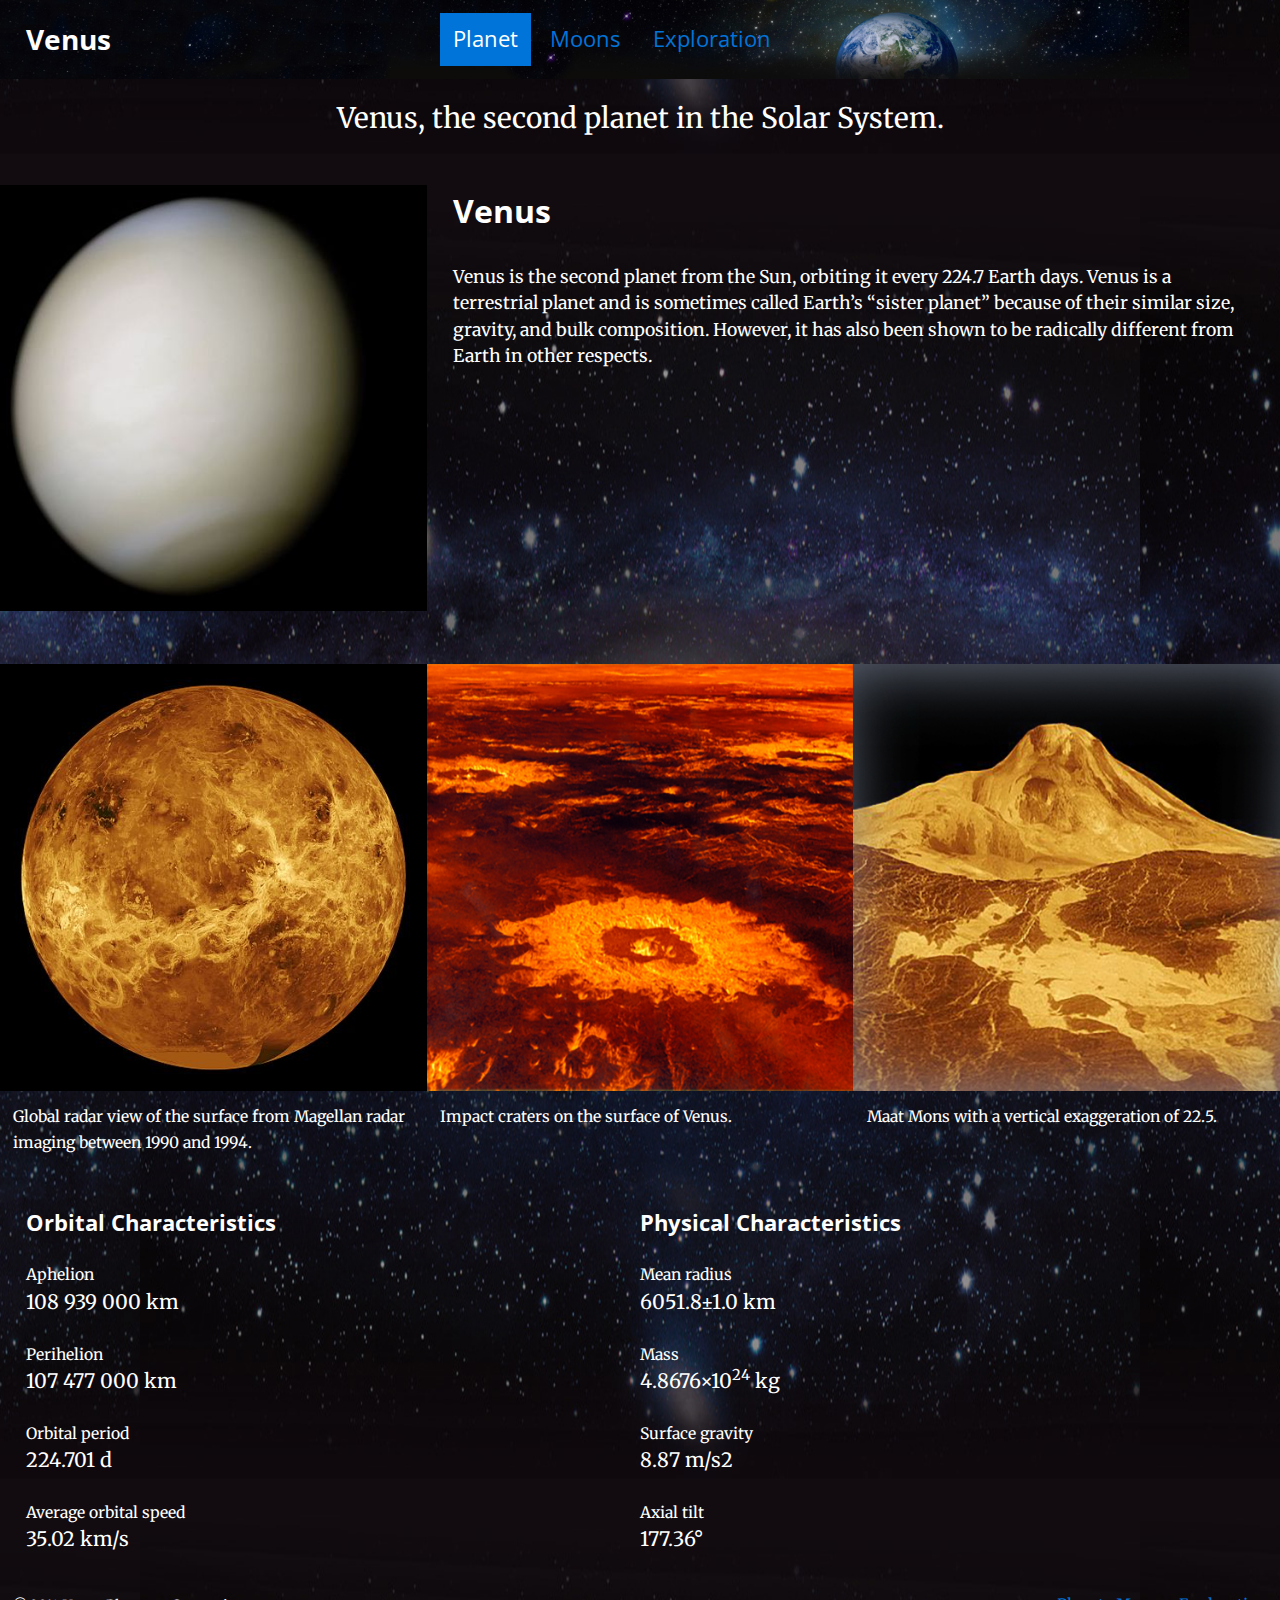
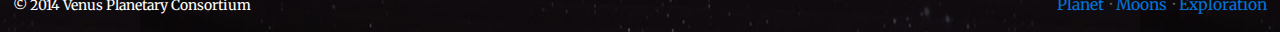
<file: index.html>
<!DOCTYPE html>
<html lang="en-ca">
<head>
  <meta charset="utf-8">
  <title>Venus</title>
  <meta name="viewport" content="width=device-width,initial-scale=1">
  <link href="http://fonts.googleapis.com/css?family=Merriweather:400,400italic|Open+Sans:400,700" rel="stylesheet">
  <link href="css/grid.css" rel="stylesheet">
  <link href="css/typography.css" rel="stylesheet">
  <link href="css/main.css" rel="stylesheet">
</head>
<body>
    
<ul class="skip-links">
    <li><a href="#main">Jump to main content</a></li>
    <li><a href="#navigation">Jump to navigation</a></li>
    
</ul>

<header role="banner" class="grid grid-middle section-dark masthead pad-t-1-2 pad-b-1-2">
  <div class="unit gutter unit-xs-1 unit-s-1 unit-m-1-3 unit-l-1-3">
    <h1 class="title peta push-0">Venus</h1>
  </div>
  <nav id="navigation" role="navigation" class="unit gutter-1-2 unit-xs-1 unit-s-1 unit-m-2-3 unit-l-2-3">
    <ul class="nav giga push-0 brand-family">
      <li><a class="island-1-2 nav-current" href="index.html">Planet</a></li>
      <li><a class="island-1-2" href="moons.html">Moons</a></li>
      <li><a class="island-1-2" href="exploration.html">Exploration</a></li>
    </ul>
  </nav>
</header>

<main id="main" role="main">

  <div class="section-mid intro peta island-1-2 push">
    <p class="push-0">Venus, the second planet in the Solar System.</p>
  </div>

  <div class="grid">
    <div class="unit push unit-xs-1 unit-s-1 unit-m-1-2 unit-l-1-3">
      <img class="img-flex planet-img" src="images/venus-real_color.jpg" alt="Real-colour image of Venus">
    </div>
    <div class="unit gutter unit-xs-1 unit-s-1 unit-m-1-2 unit-l-2-3">
      <h2 class="exa">Venus</h2>
      <p>Venus is the second planet from the Sun, orbiting it every 224.7 Earth days. Venus is a terrestrial planet and is sometimes called Earth’s “sister planet” because of their similar size, gravity, and bulk composition. However, it has also been shown to be radically different from Earth in other respects.</p>
    </div>
  </div>

  <div class="grid section pad-t">
    <div class="unit unit-xs-1 unit-s-1 unit-m-1-3">
      <figure>
        <img class="img-flex push-1-2" src="images/500px-venus_globe.jpg" alt="image Global rabar">
        <figcaption class="milli gutter-1-2">Global radar view of the surface from Magellan radar imaging between 1990 and 1994.</figcaption>
      </figure>
    </div>
    <div class="unit unit-xs-1 unit-s-1-2 unit-m-1-3">
      <figure>
        <img class="img-flex push-1-2" src="images/mgn_p39146.png" alt="image surface of Venus">
        <figcaption class="milli gutter-1-2">Impact craters on the surface of Venus.</figcaption>
      </figure>
    </div>
    <div class="unit unit-xs-1 unit-s-1-2 unit-m-1-3">
      <figure>
        <img class="img-flex push-1-2" src="images/440px-maat_mons_on_venus.jpg" alt="image maat mons">
        <figcaption class="milli gutter-1-2">Maat Mons with a vertical exaggeration of 22.5.</figcaption>
      </figure>
    </div>
  </div>

  <div class="grid section-mid gutter pad-t">
    <div class="unit unit-xs-1 unit-s-1 unit-m-1-2">
      <h2 class="giga">Orbital Characteristics</h2>
      <dl class="mega">
        <dt class="milli">Aphelion</dt>
        <dd>108&nbsp;939&nbsp;000&nbsp;km</dd>
        <dt class="milli">Perihelion</dt>
        <dd>107&nbsp;477&nbsp;000&nbsp;km</dd>
        <dt class="milli">Orbital period</dt>
        <dd>224.701&nbsp;d</dd>
        <dt class="milli">Average orbital speed</dt>
        <dd class="push-0">35.02&nbsp;km/s</dd>
      </dl>
    </div>
    <div class="unit unit-xs-1 unit-s-1 unit-m-1-2">
      <h2 class="giga">Physical Characteristics</h2>
      <dl class="mega">
        <dt class="milli">Mean radius</dt>
        <dd>6051.8±1.0&nbsp;km</dd>
        <dt class="milli">Mass</dt>
        <dd>4.8676×10<sup>24</sup>&nbsp;kg</dd>
        <dt class="milli">Surface gravity</dt>
        <dd>8.87&nbsp;m/s2</dd>
        <dt class="milli">Axial tilt</dt>
        <dd class="push-0">177.36°</dd>
      </dl>
    </div>
  </div>

</main>

<footer class="grid island-1-2 section-dark">
  <div role="contentinfo" class="unit micro unit-xs-1 unit-s-1 unit-m-1-2 unit-l-1-3">
    <p class="copyright push-0">© 2014 Venus Planetary Consortium</p>
  </div>
  <div class="unit unit-xs-1 unit-s-1 unit-m-1-2 unit-l-2-3">
    <nav>
      <ul class="nav nav-footer milli push-0">
        <li><a href="index.html">Planet</a></li>
        <li><a href="moons.html">Moons</a></li>
        <li><a href="exploration.html">Exploration</a></li>
      </ul>
    </nav>
  </div>
</footer>

</body>
</html>








































<!--

<!DOCTYPE html>
<html lang="en-ca">
<head>
    <meta charset="utf-8">
    <title>Venus</title>
    <meta name="viewport" content="width=device-width,initial-scale=1">
    <link href="css/grid.css" rel="stylesheet">
    <link href="css/typography.css" rel="stylesheet">
    <link href="css/main.css" rel="stylesheet">
</head>
<body>

<header class="masthead pad-t-1-2 pad-b-1-2">
    <div class="unit gutter unit-xs-1 unit-s-1 unit-m-1-3 unit-l-1-3">
    <h1 class="title peta push-0"><center>Venus</center></h1>
    </div>
    <nav>
    <ul class="nav">
      <li><a href="index.html">plant</a></li>
      <li><a href="moons.html">Moons</a></li>
      <li><a href="exploration.html">Exploration</a></li>
    </ul>
  </nav>
</header>
    
    <div class="D"> <p class="top island-1-2">Venus, the second planet in the Solar System.</p></div>
    
<div class="grid">
    <div class="unit unit-xs-1 unit-s-1-2 unit-m-1-2 unit-l-1-3">
        <img src="images/venus-real_color.jpg" alt="moon">
    </div>
        <div class="gutter unit unit-xs-1 unit-s-1 unit-m-1-2 unit-l-2-3">
            <h2>venus real</h2>
            <p>Venus is the second planet from the Sun, orbiting it every 224.7 Earth days. It has no natural satellite. It is named after the Roman goddess of love and beauty. After the Moon, it is the brightest natural object in the night sky, reaching an apparent magnitude of −4.6, bright enough to cast shadows. Because Venus is an inferior planet from Earth, it never appears to venture far from the Sun: its elongation reaches a maximum of 47.8°.</p>
        </div>
</div>
    
<div class="grid">
    <div class="pad-t unit unit-xs-1 unit-s-1 unit-m-1-3 unit-l-1-3">
        <figure>
            <img src="images/500px-venus_globe.jpg" alt="moon farside">  
            <figcaption><p class="gutter-1-2">Global radar view of the surface from Magellan radar imaging between 1990 and 1994</p></figcaption>
        </figure> 
    </div>
    <div class="pad-t unit unit-xs-1 unit-s-1-2 unit-m-1-3 unit-l-1-3">
        <figure>
            <img src="images/mgn_p39146.png" alt="moon craters">
            <figure><p class="gutter-1-2">Impact craters on the surface of Venus </p></figure> 
        </figure>
    </div>    
     <div class="pad-t unit unit-xs-1 unit-s-1-2 unit-m-1-3 unit-l-1-3">
        <figure> 
        <img src="images/440px-maat_mons_on_venus.jpg" alt="moon craters">
            <figcaption><p class="gutter-1-2">Maat Mons with a vertical exaggeration of 22.5</p><figcaption>
        </figure>
    </div>
</div>
    
<div class="inf1 grid">               
<div class="gutter unit unit-xs-1 unit-s-1 unit-m-1-2 unit-l-3"> 
    <dl><h4 class=".kilo">Orbital Characterisics</h4>
    <p2 class=".milli">Aphelion</p2>
    <h4>108 939 000 km</h4>
    <p2 class="">perihelion</p2>
    <h4> 107 477 000 km</h4>
    <p2 class="">Orbial period</p2>
    <h4>224.701 d</h4>
    <p2 class="">Average orbital speed</p2>
    <h4>35.02 km/s km</h4></dl>
    
</div>
    
         
<div class="gutter unit unit-xs-1 unit-s-1 unit-m-2-2 unit-l-1-3"> 
    <dl>
    <h4 class=".kilo">Physical Characteristics</h4>
    <p2 class=".milli">Mean radius</p2>
    <h4>6051.8±1.0 kmkm</h4>
    <p2 class="">Mass</p2>
    <h4>4.8676x1024 kg km</h4>
    <p2 class="">Surface gravity</p2>
    <h4>8.87 m/s2</h4>
    <p2 class="">Axial tilt</p2>
    <h4>177.36º</h4>
</dl>
</div>  
</div>

    
<footer>    
   <div class="unit unit-m-1-2 -l-1-2">
<nav>
    <ul class="nav gutter">
      <p>©2014 Venus Planetary Consortium</p>
      <li><a href="index.html">plant</a></li>
      <li><a href="moons.html">Moons</a></li>
      <li><a href="exploration.html">Exploration</a></li>
    </ul>
</nav>   
    </div>
</footer>
    
    
              
         
    

</body>
</html>
-->
</file>
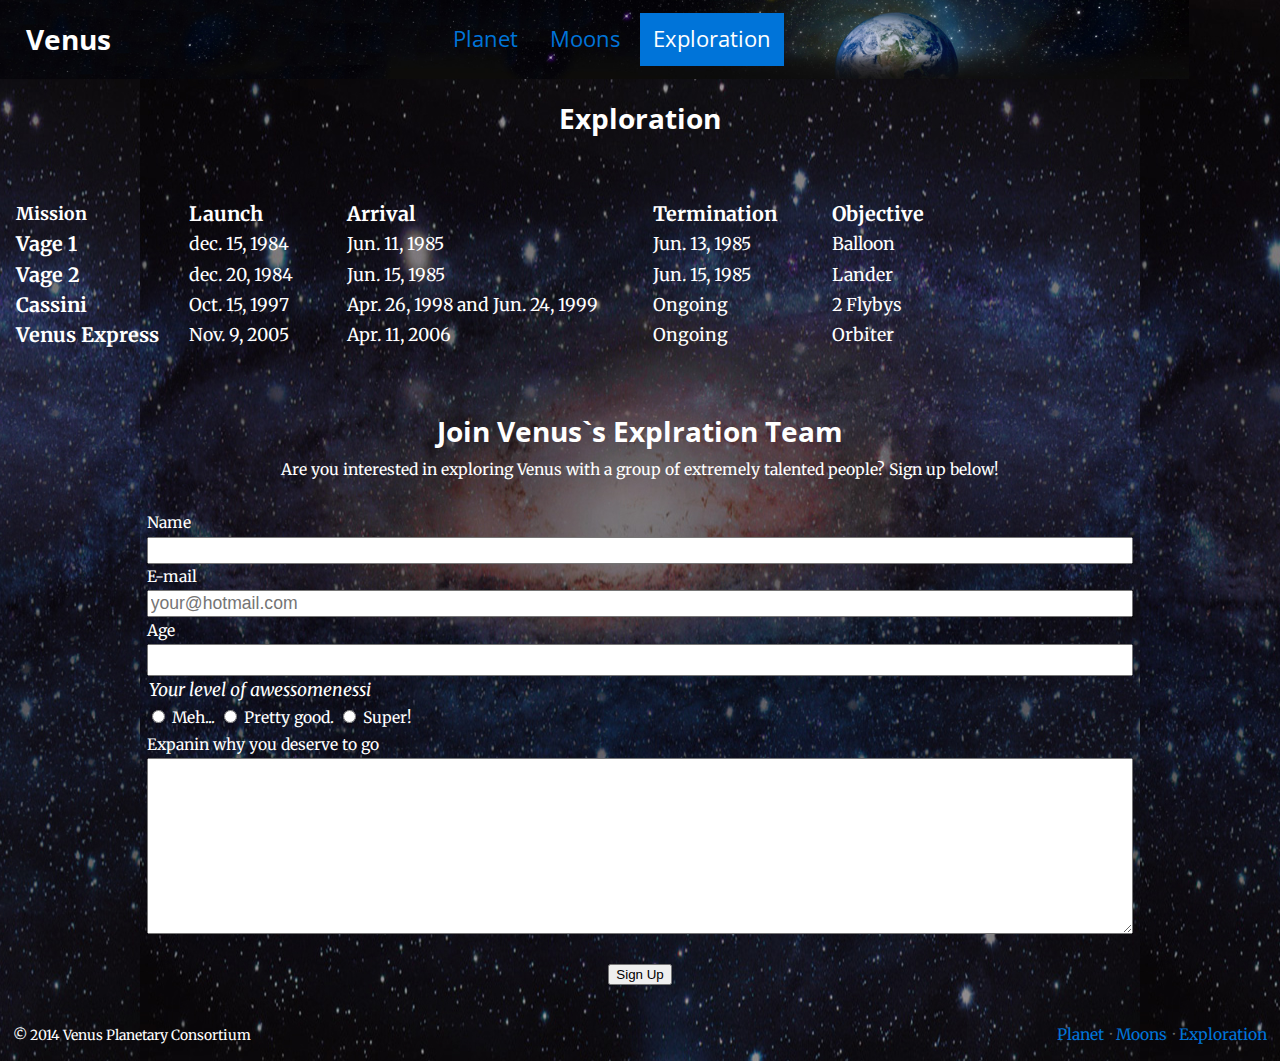
<file: exploration.html>
<!DOCTYPE html>
<html lang="en-ca">
<head>
  <meta charset="utf-8">
  <title>Exploration · Venus</title>
  <meta name="viewport" content="width=device-width,initial-scale=1">
  <link href="http://fonts.googleapis.com/css?family=Merriweather:400,400italic|Open+Sans:400,700" rel="stylesheet">
  <link href="css/grid.css" rel="stylesheet">
  <link href="css/typography.css" rel="stylesheet">
  <link href="css/main.css" rel="stylesheet">
</head>
<body>
    <ul class="skip-links">
        <li><a href="#main">Jump to main content</a></li>
        <li><a href="#navigation">Jump to navigation</a></li>
    </ul>

    <header role="banner" class="grid grid-middle section-dark masthead pad-t-1-2 pad-b-1-2">
        <div class="unit gutter unit-xs-1 unit-s-1 unit-m-1-3 unit-l-1-3">
            <h1 class="title peta push-0">Venus</h1>
        </div>
  <nav id="navigation" role="navigation" class="unit gutter-1-2 unit-xs-1 unit-s-1 unit-m-2-3 unit-l-2-3">
    <ul class="nav giga push-0 brand-family">
      <li><a class="island-1-2" href="index.html">Planet</a></li>
      <li><a class="island-1-2" href="moons.html">Moons</a></li>
      <li><a class="island-1-2 nav-current" href="exploration.html">Exploration</a></li>
    </ul>
  </nav>
    </header>

<main id="main" role="main">
  <div class="section-mid intro peta island-1-2 push">
    <h2 class="push-0">Exploration</h2>
  </div>
 
<div class="box section-mid intro island-1-2">    
<table> 
    <!--caption>List of all the missions to Venus</caption-->
    <tr>
        <th>Mission</th>
        <th scope="col" class="gutter mega">Launch</th>
        <th scope="col" class="gutter mega">Arrival</th>
        <th scope="col" class="gutter mega">Termination</th>
        <th scope="col" class="gutter mega">Objective</th>  
    </tr>

    <tr>
        <th scope="row" class="mega">Vage 1</th>
        <td class="gutter">dec. 15, 1984</td>
        <td class="gutter">Jun. 11, 1985</td>
        <td class="gutter">Jun. 13, 1985</td>
        <td class="gutter">Balloon</td>
    </tr>
    
    <tr>
        <th scope="row" class="mega">Vage 2</th>
        <td class="gutter">dec. 20, 1984</td>
        <td class="gutter">Jun. 15, 1985</td>
        <td class="gutter">Jun. 15, 1985</td>
        <td class="gutter">Lander</td>
    </tr>
    
    <tr>
        <th scope="row" class="mega">Cassini</th>
        <td class="gutter">Oct. 15, 1997</td>
        <td class="gutter">Apr. 26, 1998 and Jun. 24, 1999</td>
        <td class="gutter">Ongoing</td>
        <td class="gutter">2 Flybys</td>
    </tr>
    
    <tr>
        <th scope="row" class="mega">Venus Express</th>
        <td class="gutter">Nov. 9, 2005</td>
        <td class="gutter">Apr. 11, 2006</td>
        <td class="gutter">Ongoing</td>
        <td class="gutter">Orbiter</td>
    </tr>
    
</table>
</div>
    
<div class="section-mid  peta island-1-2">
    <h2 class="push-0 intro">Join Venus`s Explration Team</h2>
    <p class="milli intro">Are you interested in exploring Venus with a group of extremely talented people? Sign up below!</p>
<form>
    <div class="milli">
        <label for="name">Name</label>
        <input class="name" id="name">
        <!--<input class="name" type="name" id="name">-->
    </div>
    
    <div class="milli">
        <label for="email">E-mail</label>
        <input class="email" type="email" id="email" placeholder="your@hotmail.com">
    </div>
    
    <div class="milli">
        <label for="Age">Age</label>
        <input class="field" type="number" min="1" id="Age">
      <!--
 <select id="age">
<option> </option>
      <option>10-29</option>
      <option>30-59</option>
      <option>60up</option>
    </select>-->
    </div>   
    
   
<!--<div class="milli">-->
<div class="milli unit-xs-1">
    <fieldse>
        <legend><i>Your level of awessomenessi</i></legend>
        <!--<p class="milli"><i>Your level of awessomenessi</i></p>-->
        <span class="radio"> 
            <input type="radio" id="meh..." name="love-cats">
            <label for="meh...">Meh...</label>
        </span>

        <span class="radio">
            <input type="radio" id="Pretty" name="love-cats">
            <label for="Pretty">Pretty good.</label>
        </span>

        <span class="radio">
            <input type="radio" id="super" name="love-cats">
            <label for="super">Super!</label>
        </span>
    </fieldset>
</div>
    
    <div class="milli">
        <label for="message">Expanin why you deserve to go</label>
        <textarea class="message" id="message"></textarea>
    </div>
    
    <div class="button">
        <button type="submit">Sign Up</button>
    </div> 
</form>
</div>
    
</main>
    
<footer class="grid island-1-2 section-dark">
  <div role="contentinfo" class="unit micro unit-xs-1 unit-s-1 unit-m-1-2 unit-l-1-3">
    <p class="copyright push-0">© 2014 Venus Planetary Consortium</p>
  </div>
  <div class="unit unit-xs-1 unit-s-1 unit-m-1-2 unit-l-2-3">
    <nav>
      <ul class="nav nav-footer milli push-0">
        <li><a href="index.html">Planet</a></li>
        <li><a href="moons.html">Moons</a></li>
        <li><a href="exploration.html">Exploration</a></li>
      </ul>
    </nav>
  </div>
</footer>

</body>
</html>




<!--<!DOCTYPE html>
<html lang="en-ca">
<head>
    <meta charset="utf-8">
    <title>Venus</title>
    <meta name="viewport" content="width=device-width,initial-scale=1"> 
    <link href="css/grid.css" rel="stylesheet">
    <link href="css/typography.css" rel="stylesheet">
    <link href="css/main.css" rel="stylesheet">

</head>
<body>

<header class="masthead"> 
    <div class="grid">
    <div class="unit unit-xs-1 unit-s-1 top island-1-2 unit-m-1-2 unit-l-1-2">
    <h1 class="gutter">Venus</h1>
    </div>
   
    <div class="unit unit-xs-3 unit-s-1 unit-m-1-2 unit-l-1-2">
    <ul class="nav tera island-1-2">
      <li><a href="index.html">Planet</a></li>
      <li><a class="pad-top" href="moons.html">Moons</a></li>
      <li><a class="pad-top" href="exploration.html">Exploration</a></li>
    </ul>
    </div>
    </div>    
</header>
    
    <div class="D top island-1-2 push">
    <h2>Exploration</h2>
    
    </div>
<footer island-2>  
    <div class="grid">
    <div class="gutter unit unit-xs-1 unit-s-1 unit-m-1-2 unit-l-1-2 milli">
    <p>©2014 Venus Planetary Consortium</p>
    </div>
   
    <div class="unit unit-xs-3 unit-s-1 unit-m-1-2 unit-l-1-2">
    <ul class="nav bottom milli">
      <li><a class="gutter" href="index.html">plant</a></li>
      <li><a class="gutter" href="moons.html">Moons</a></li>
      <li><a class="gutter" href="exploration.html">Exploration</a></li>
    </ul>
    </div>
    </div>    
</footer>
    
</body>
    
    
-->
</file>
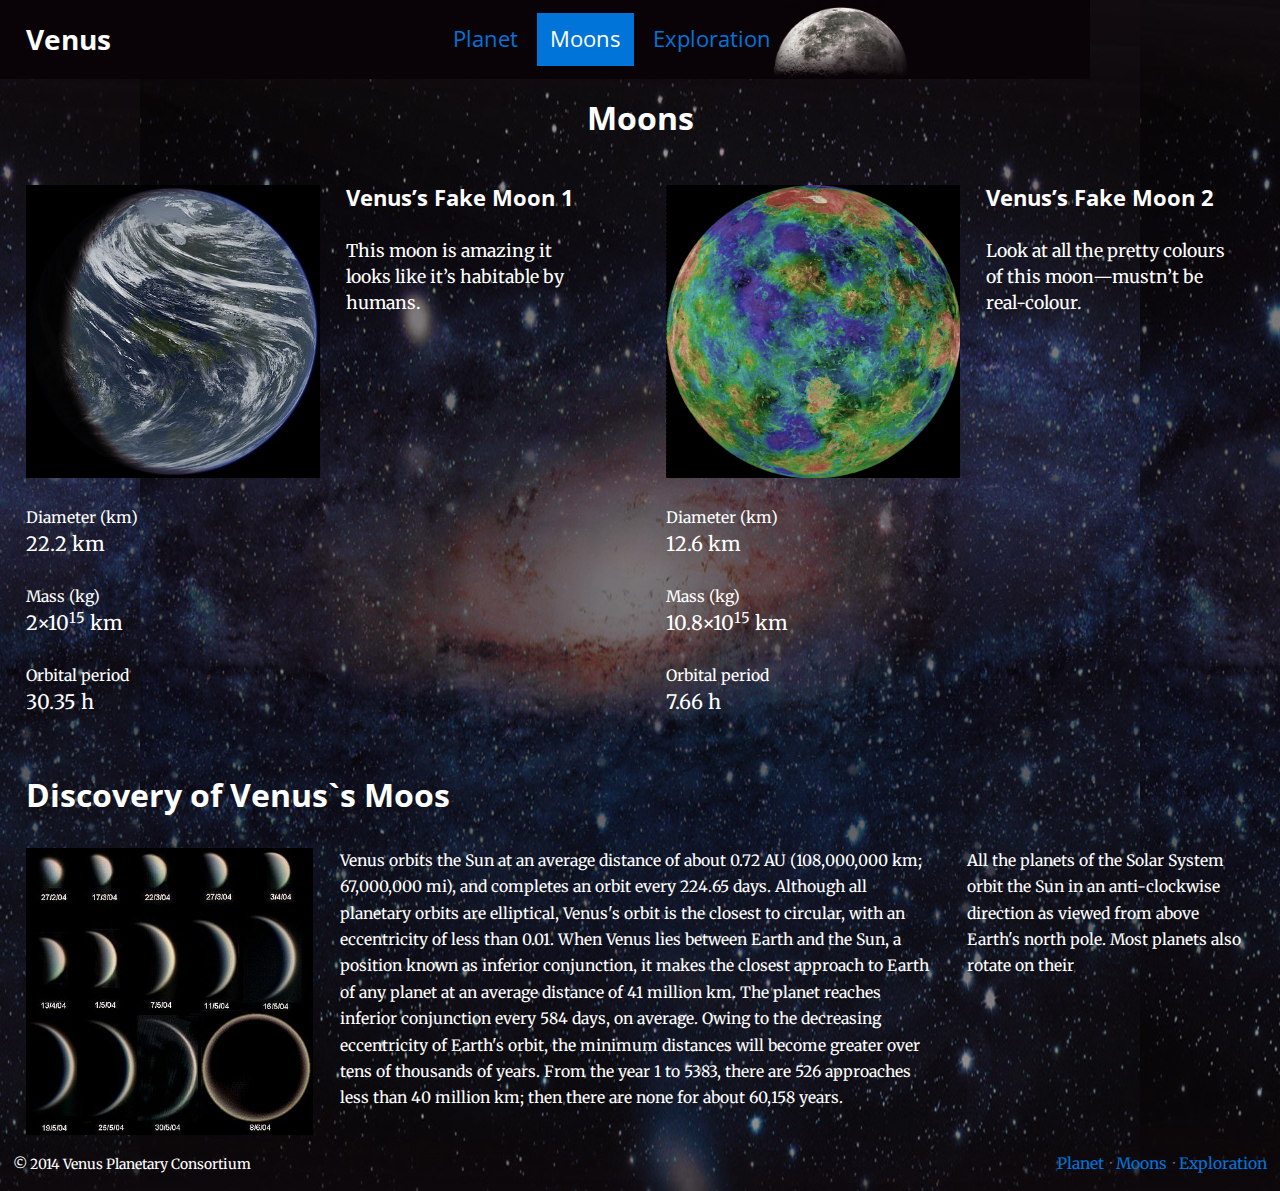
<file: moons.html>
<!DOCTYPE html>
<html lang="en-ca">
<head>
  <meta charset="utf-8">
  <title>Moons · Venus</title>
  <meta name="viewport" content="width=device-width,initial-scale=1">
  <link href="http://fonts.googleapis.com/css?family=Merriweather:400,400italic|Open+Sans:400,700" rel="stylesheet">
  <link href="css/grid.css" rel="stylesheet">
  <link href="css/typography.css" rel="stylesheet">
  <link href="css/main.css" rel="stylesheet">
</head>
<body>
    
<ul class="skip-links">
    <li><a href="#main">Jump to main content</a></li>
    <li><a href="#navigation">Jump to navigation</a></li>
    
</ul>

<header role="banner" class="grid grid-middle section-dark masthead masthead-moons pad-t-1-2 pad-b-1-2 ">
    
  <div class="unit gutter unit-xs-1 unit-s-1 unit-m-1-3 unit-l-1-3">
    <h1 class="title peta push-0">Venus</h1>
  </div>
  <nav id="navigation" role="navigation" class="unit gutter-1-2 unit-xs-1 unit-s-1 unit-m-2-3 unit-l-2-3">
    <ul class="nav giga push-0 brand-family">
      <li><a class="island-1-2" href="index.html">Planet</a></li>
      <li><a class="island-1-2 nav-current" href="moons.html">Moons</a></li>
      <li><a class="island-1-2" href="exploration.html">Exploration</a></li>
    </ul>
  </nav>
</header>

<main id="main" role="main">
    
  <div class="section-mid intro peta island-1-2 push">
    <h1 class="push-0">Moons</h1>
  </div>

  <div class="grid">
    <div class="unit gutter unit-xs-1 unit-s-1 unit-m-1-2">

      <div class="grid">
        <div class="unit push unit-xs-1 unit-s-1 unit-m-1 unit-l-1-2">
          <img class="img-flex" src="images/440px-TerraformedVenus.jpg" alt="Terraformed Venus">
        </div>
        <div class="unit push gutter unit-xs-1 unit-s-1 unit-m-1 unit-l-1-2">
          <h2 class="giga">Venus’s Fake Moon 1</h2>
          <p class="push-0">This moon is amazing it looks like it’s habitable by humans.</p>
        </div>
      </div>

      <dl class="mega push-0">
        <dt class="milli">Diameter (km)</dt>
        <dd>22.2&nbsp;km</dd>
        <dt class="milli">Mass (kg)</dt>
        <dd>2×10<sup>15</sup>&nbsp;km</dd>
        <dt class="milli">Orbital period</dt>
        <dd>30.35&nbsp;h</dd>
      </dl>

    </div>
    <div class="unit gutter unit-xs-1 unit-s-1 unit-m-1-2">

      <div class="grid">
        <div class="unit push unit-xs-1 unit-s-1 unit-m-1 unit-l-1-2">
          <img class="img-flex" src="images/440px-Venus2_mag_big.png" alt="Venus2_mag">
        </div>
        <div class="unit push gutter unit-xs-1 unit-s-1 unit-m-1 unit-l-1-2">
          <h2 class="giga">Venus’s Fake Moon 2</h2>
          <p class="push-0">Look at all the pretty colours of this moon—mustn’t be real-colour.</p>
        </div>
      </div>

      <dl class="mega push-0">
        <dt class="milli">Diameter (km)</dt>
        <dd>12.6&nbsp;km</dd>
        <dt class="milli">Mass (kg)</dt>
        <dd>10.8×10<sup>15</sup>&nbsp;km</dd>
        <dt class="milli">Orbital period</dt>
        <dd>7.66&nbsp;h</dd>
      </dl>

    </div>
  </div>
    
    
<div class="grid section-mid gutter-half pad-t">    
<div class="grid">
      <div class="grid"> 
        <h2 class="exa unit gutter-half unit-xs-1 unit-s-1 unit-m-1 unit-l-1">Discovery of Venus`s Moos</h2>
      </div>
    <div class="grid">
    <div class="unit gutter-half unit-xs-1 unit-s-1-1 unit-m-1 unit-l-1-4">
      <img class="img-flex planet-img" src="images/440px-Phases_Venus.jpg" alt="Real-colour image of Venus">
    </div>
    <div class="unit gutter-half unit-xs-1 unit-s-1 unit-m-2-3 unit-l-1-2">
    <div class="milli"><p>Venus orbits the Sun at an average distance of about 0.72 AU (108,000,000 km; 67,000,000 mi), and completes an orbit every 224.65 days. Although all planetary orbits are elliptical, Venus's orbit is the closest to circular, with an eccentricity of less than 0.01. When Venus lies between Earth and the Sun, a position known as inferior conjunction, it makes the closest approach to Earth of any planet at an average distance of 41 million km. The planet reaches inferior conjunction every 584 days, on average. Owing to the decreasing eccentricity of Earth's orbit, the minimum distances will become greater over tens of thousands of years. From the year 1 to 5383, there are 526 approaches less than 40 million km; then there are none for about 60,158 years.</p>
    </div>
    </div>
    
    <div class="unit gutter-half unit-xs-1 unit-s-1 unit-m-1-3 unit-l-1-4">
    <p class="milli">All the planets of the Solar System orbit the Sun in an anti-clockwise direction as viewed from above Earth's north pole. Most planets also rotate on their </p>
    </div>
  </div>    
</div>
    </div>
    
    
</main>

<footer class="grid island-1-2 section-dark">
  <div role="contentinfo" class="unit micro unit-xs-1 unit-s-1 unit-m-1-2 unit-l-1-3">
    <p class="copyright push-0">© 2014 Venus Planetary Consortium</p>
  </div>
  <div class="unit unit-xs-1 unit-s-1 unit-m-1-2 unit-l-2-3">
    <nav>
      <ul class="nav nav-footer milli push-0">
        <li><a href="index.html">Planet</a></li>
        <li><a href="moons.html">Moons</a></li>
        <li><a href="exploration.html">Exploration</a></li>
      </ul>
    </nav>
  </div>
</footer>

</body>
</html>


























<!--
<!DOCTYPE html>
<html lang="en-ca">
<head>
    <meta charset="utf-8">
    <title>Venus</title>
    <meta name="viewport" content="width=device-width,initial-scale=1">
    <link href="css/grid.css" rel="stylesheet">
    <link href="css/typography.css" rel="stylesheet">
    <link href="css/main.css" rel="stylesheet">
</head>
<body>

<header class="masthead">
  <h1 class="gutter title">Venus</h1>
  <nav>
    <ul class="nav">
      <li><a href="index.html">Planet</a></li>
      <li><a href="moons.html">Moons</a></li>
      <li><a href="exploration.html">Exploration</a></li>
    </ul>
  </nav>
</header>
    
    <div class="D gutter"> <p class="top island-1-2">Moons</p></div>
    
    
<div class="grid">  
    <div class="unit unit-m-1-2">
        <div class="grid">
            <div class="gutter unit unit-xs-1 unit-s-1 unit-m-1 unit-l-1-2">
                <img src="images/440px-TerraformedVenus.jpg" alt="Venus`s Fake moon 1">
            </div>
        <div class="gutter unit unit-xs-1 unit-s-1 unit-m-1 unit-l-1-2">
            <h2 class="giga">Venus`s Fake moon 1</h2>
            <p class="">This moon is amazing it looks like it`s habitable by humans.</p>
        </div>
    </div>
    </div>
    
    <div class="unit  unit-m-1-2">
        <div class="grid">     
            <div class="gutter unit unit-xs-1 unit-s-1 unit-m-1 unit-l-1-2">
                <img src="images/440px-Venus2_mag_big.png" alt="Venus`s Fake moon 2">
            </div>
        <div class="gutter unit unit-xs-1 unit-s-1 unit-m-2-1 unit-l-1-2">
            <h2 class="giga">Venus`s Fake moon 2</h2>
            <p class="">look at the pretty colurs of this moon-mushn`t be real-colour.</p>
        </div>
    </div>
</div>
</div>

<div class="inf1 grid">
<div class="pad-t gutter unit unit-xs-1 unit-s-1 unit-m-1-2 unit-l-1-2"> 
    <p class=".kilo ">Diameter</p>
    <h4 class=".milli ">22.2</h4>
    <p class="">Mass (kg)</p>
    <h4 class="">2x10 15</h4>
    <p class="">Orbital period</p>
    <h4 class="">30.35</h4>
</div>
    
<div class="gutter pad-t unit unit-xs-1 unit-s-1 unit-m-1-2 unit-l-1-3"> 
    <p class=".kilo">Diameter</p>
    <h4 class=".milli">12.6</h4>
    <p class="">Mass (kg)</p>
    <h4 class="">10.8x10 15</h4>
    <p>Orbital period</p>
    <h4 class="">7.66</h4>
</div>
</div>
    

    
    
<footer>    
   <div class="unit unit-m-1-2 -l-1-2">
<nav>
    <ul class="nav gutter">
      <p>©2014 Venus Planetary Consortium</p>
      <li><a href="index.html">plant</a></li>
      <li><a href="moons.html">Moons</a></li>
      <li><a href="exploration.html">Exploration</a></li>
    </ul>
</nav>   
    </div>
</footer>
    
    
</body>
</html>

    
-->
</file>
<file: css/grid.css>
.grid {
  margin: 0;
  padding: 0;
  letter-spacing: -0.31em;
  text-rendering: optimizespeed;
  display: -webkit-flex;
  -webkit-flex-flow: row wrap;
  display: -ms-flexbox;
  -ms-flex-flow: row wrap;
}

.grid-bottom {
  -webkit-align-items: flex-end;
  -ms-align-items: flex-end;
}

.grid-middle {
  -webkit-align-items: center;
  -ms-align-items: center;
}

.opera-only :-o-prefocus, .grid {
  word-spacing: -0.43em;
}

.unit {
  letter-spacing: normal;
  text-rendering: auto;
  vertical-align: top;
  word-spacing: normal;
  display: inline-block;
  visibility: visible;
}

.grid-bottom .unit {
  vertical-align: bottom;
}

.grid-middle .unit {
  vertical-align: middle;
}

.unit-xs-hidden {
  display: none;
  visibility: hidden;
}

.unit-xs-1 {
  display: block;
  visibility: visible;
  width: 100%;
}

.unit-offset-xs-0 {
  margin-left: 0;
}

.unit-xs-1-2 {
  width: 50.0000%;
}

.unit-offset-xs-1-2 {
  margin-left: 50.0000%;
}

.unit-xs-1-3 {
  width: 33.3333%;
}

.unit-offset-xs-1-3 {
  margin-left: 33.3333%;
}

.unit-xs-2-3 {
  width: 66.6667%;
}

.unit-offset-xs-2-3 {
  margin-left: 66.6667%;
}

.unit-xs-1-4 {
  width: 25.0000%;
}

.unit-offset-xs-1-4 {
  margin-left: 25.0000%;
}

.unit-xs-3-4 {
  width: 75.0000%;
}

.unit-offset-xs-3-4 {
  margin-left: 75.0000%;
}

.unit-xs-1-2,.unit-xs-1-3,.unit-xs-2-3,.unit-xs-1-4,.unit-xs-3-4 {
  display: inline-block;
  visibility: visible;
}

@media only screen and (min-width: 25em) {

.unit-s-hidden {
  display: none;
  visibility: hidden;
}

.unit-s-1 {
  display: block;
  visibility: visible;
  width: 100%;
}

.unit-offset-s-0 {
  margin-left: 0;
}

.unit-s-1-2 {
  width: 50.0000%;
}

.unit-offset-s-1-2 {
  margin-left: 50.0000%;
}

.unit-s-1-3 {
  width: 33.3333%;
}

.unit-offset-s-1-3 {
  margin-left: 33.3333%;
}

.unit-s-2-3 {
  width: 66.6667%;
}

.unit-offset-s-2-3 {
  margin-left: 66.6667%;
}

.unit-s-1-4 {
  width: 25.0000%;
}

.unit-offset-s-1-4 {
  margin-left: 25.0000%;
}

.unit-s-3-4 {
  width: 75.0000%;
}

.unit-offset-s-3-4 {
  margin-left: 75.0000%;
}

.unit-s-1-2,.unit-s-1-3,.unit-s-2-3,.unit-s-1-4,.unit-s-3-4 {
  display: inline-block;
  visibility: visible;
}

}

@media only screen and (min-width: 38em) {

.unit-m-hidden {
  display: none;
  visibility: hidden;
}

.unit-m-1 {
  display: block;
  visibility: visible;
  width: 100%;
}

.unit-offset-m-0 {
  margin-left: 0;
}

.unit-m-1-2 {
  width: 50.0000%;
}

.unit-offset-m-1-2 {
  margin-left: 50.0000%;
}

.unit-m-1-3 {
  width: 33.3333%;
}

.unit-offset-m-1-3 {
  margin-left: 33.3333%;
}

.unit-m-2-3 {
  width: 66.6667%;
}

.unit-offset-m-2-3 {
  margin-left: 66.6667%;
}

.unit-m-1-4 {
  width: 25.0000%;
}

.unit-offset-m-1-4 {
  margin-left: 25.0000%;
}

.unit-m-3-4 {
  width: 75.0000%;
}

.unit-offset-m-3-4 {
  margin-left: 75.0000%;
}

.unit-m-1-2,.unit-m-1-3,.unit-m-2-3,.unit-m-1-4,.unit-m-3-4 {
  display: inline-block;
  visibility: visible;
}

}

@media only screen and (min-width: 60em) {

.unit-l-hidden {
  display: none;
  visibility: hidden;
}

.unit-l-1 {
  display: block;
  visibility: visible;
  width: 100%;
}

.unit-offset-l-0 {
  margin-left: 0;
}

.unit-l-1-2 {
  width: 50.0000%;
}

.unit-offset-l-1-2 {
  margin-left: 50.0000%;
}

.unit-l-1-3 {
  width: 33.3333%;
}

.unit-offset-l-1-3 {
  margin-left: 33.3333%;
}

.unit-l-2-3 {
  width: 66.6667%;
}

.unit-offset-l-2-3 {
  margin-left: 66.6667%;
}

.unit-l-1-4 {
  width: 25.0000%;
}

.unit-offset-l-1-4 {
  margin-left: 25.0000%;
}

.unit-l-3-4 {
  width: 75.0000%;
}

.unit-offset-l-3-4 {
  margin-left: 75.0000%;
}

.unit-l-1-2,.unit-l-1-3,.unit-l-2-3,.unit-l-1-4,.unit-l-3-4 {
  display: inline-block;
  visibility: visible;
}

}
</file>
<file: css/typography.css>
html {
  font: normal 100%/1.5 "Merriweather", serif;
}

h1, h2, h3, h4, h5, h6,
p, ul, ol, dl, dd, figure,
blockquote, details, hr,
fieldset, pre, table {
  margin: 0 0 1.5rem;
}

.yotta {
  font-size: 2.2807rem;
  line-height: 1.3154;
}

.zetta {
  font-size: 2.0273rem;
  line-height: 1.4798;
}

h1, .exa {
  font-size: 1.8020rem;
  line-height: 1.6648;
}

h2, .peta {
  font-size: 1.6018rem;
  line-height: 1.8729;
}

h3, .tera {
  font-size: 1.4238rem;
  line-height: 1.0535;
}

h4, .giga {
  font-size: 1.2656rem;
  line-height: 1.1852;
}

h5, .mega {
  font-size: 1.1250rem;
  line-height: 1.3333;
}

h6, .kilo {
  font-size: 1.0000rem;
  line-height: 1.5000;
}

small, .milli {
  font-size: 0.8889rem;
  line-height: 1.6875;
}

.micro {
  font-size: 0.7901rem;
  line-height: 1.8984;
}

sub,
sup {
  font-size: 75%;
  line-height: 1px;
  position: relative;
  vertical-align: baseline;
}

sup {
  top: -0.5em;
}

sub {
  bottom: -0.25em;
}

.push {
  margin-bottom: 1.5rem;
}

.push-none, .push-0 {
  margin-bottom: 0;
}

.push-double, .push-2 {
  margin-bottom: 3.0000rem;
}

.push-half, .push-1-2 {
  margin-bottom: 0.7500rem;
}

.pad-top, .pad-t {
  padding-top: 1.5rem;
}

.pad-bottom, .pad-b {
  padding-bottom: 1.5rem;
}

.pad-top-double, .pad-t-2 {
  padding-top: 3.0000rem;
}

.pad-bottom-double, .pad-b-2 {
  padding-bottom: 3.0000rem;
}

.pad-top-half, .pad-t-1-2 {
  padding-top: 0.7500rem;
}

.pad-bottom-half, .pad-b-1-2 {
  padding-bottom: 0.7500rem;
}

.island {
  padding: 1.5rem;
}

.island-half, .island-1-2 {
  padding: 0.7500rem;
}

.island-double, .island-2 {
  padding: 3.0000rem;
}

.gutter {
  padding-left: 1.5rem;
  padding-right: 1.5rem;
}

.gutter-half, .gutter-1-2 {
  padding-left: 0.7500rem;
  padding-right: 0.7500rem;
}

.gutter-double, .gutter-2 {
  padding-left: 3.0000rem;
  padding-right: 3.0000rem;
}



h1, h2, h3, h4 h5, h6,
    .brand-family {
    font-family: 'Open Sans', sans-serif;
}
</file>
<file: css/main.css>
@-moz-viewport { width: device-width; scale: 1; }
@-ms-viewport { width: device-width; scale: 1; }
@-o-viewport { width: device-width; scale: 1; }
@-webkit-viewport { width: device-width; scale: 1; }
@viewport { width: device-width; scale: 1; }

html {
  margin: 0;
  padding: 0;
  box-sizing: border-box;

  -moz-text-size-adjust: 100%;
  -ms-text-size-adjust: 100%;
  -webkit-text-size-adjust: 100%;
  text-size-adjust: 100%;
    color: white;
}

@media only screen and (min-width: 60em) {

    html {
        font-size: 110%;
        color: white;
  }

}

@media only screen and (min-width: 90em) {

    html {
        font-size: 120%;
        color: white;
  }

}

@media only screen and (min-width: 120em) {

    html {
        font-size: 130%; 
        color: white;
  }

}


*, *:before, *:after {
  box-sizing: inherit;
}

body {
  margin: 0;
  padding: 0;
    background-image: url(../images/univer.jpg);
    background-position: center;
}

a:link,
a:active {
    outline: none;
}

a:focus{
    outline: 3px solid #000;

}


.skip-links {
    margin: 0;
    padding: 0;
    list-style-type: none;

}

.skip-links a {
    position: absolute;
    top: -3em;
    padding: 0.5em 0.75em;
    background-color: #000;
    color: #fff;
    font-weight: bold;
    font-size: 1.25em;
    text-decoration: none;

}

.skip-links a:focus {
    top: 0;
}

.img-flex {
  display: block;
  width: 100%;
}

.masthead {
  overflow: hidden;
  background-image: url(../images/planet-lo.jpg);
  background-size: contain;
    background-repeat: no-repeat;
}

.masthead-moons {
  background-image: url(../images/moon-lo.jpg);
}

.title {
  text-align: center;
}

.nav {
  padding: 0;
}

.nav li {
  display: block;
}

.nav a,
.nav a:link,
.nav a:visited {
  display: block;

  color: #0074D9;
  text-decoration: none;
}

.nav a:hover,
.nav a:focus,
.nav a:active,
.nav .nav-current,
.nav .nav-current:link,
.nav .nav-current:visited{
  background-color: #0074D9;
  color: #fff;
}

.section-dark {
  
}

.section-mid {
  
}

/*.section {
  background-color: #efefef;
}*/


.box {
  text-align: center;
}



.intro {
  text-align: center;
}

.discovery-title-extra {
  display: none;
}

.copyright {
  text-align: center;
}

@media only screen and (min-width: 25em) {

  .nav {
    text-align: center;
  }

  .nav li {
    display: inline-block;
  }

.nav-footer a,
  .nav-footer a:link,
  .nav-footer a:visited {
    display: inline-block;
  }

  .nav-footer li:after {
    content: "·";
    display: inline-block;
    width: 0.5em;

    color: #666;
    text-align: right;
  }

  .nav-footer li:last-child::after {
    content: none;
  }

  .discovery-title-extra {
    display: inline;
  }

}

@media only screen and (min-width: 38em) {

  .title,
  .nav {
    text-align: left;
    color: white;
}
    
    .discovery-text {
    padding-right: 1.5rem;

  }

  .copyright {
    text-align: left;
    color: white;
  }

  .nav-footer {
    text-align: right;
  }

}
    
@media only screen and (min-width: 60em) {

  .moon-text {
    padding-left: 1.5rem;
  }

  .stats {
    overflow: hidden;
  }

  .stats > dt {
    clear: left;
    float: left;
    margin-right: 0.75rem;
    width: 11em;
  }

  .stats > dd {
    float: left;
  }

  .discovery-text {
    padding-left: 1.5rem;
  }

}    


label {
  display: block;

}

input + label {
 display: inline-block;
}

form {
   max-width: 35em;
    margin: 0 auto;
}

legend,
.name,
.email,
textarea {
    width: 100%;
    font-size: 1.125em;
}

message,
.field {
    width: 100%;
    height: 1.8rem;
}
textarea {
    height: 10em;
}

.button {
    text-align: center;
    cursor: pointer;
    border-radius: 6px;
}

th,
td {
    text-align: left;
}
































/*dt {
  clear: left;
  float: left;
  margin: 0;
  padding: 0;
  width: 12em;
}

dd {
  float: left;
  padding: 0;
}

ul {
    margin: 0;
    overflow: hidden;
    padding: 0;
}
  
  
.nav-footer a,
  .nav-footer a:link,
  .nav-footer a:visited {
    display: inline-block;
  }

  .nav-footer li::after {
    content: "·";
    display: inline-block;
    width: 0.5em;

    color: #666;
    text-align: right;
  }

  .nav-footer li:last-child::after {
    content: none;
  }

  .discovery-title-extra {
    display: inline;
  }

}

*/  









































/*@-moz-viewport { width: device-width; scale: 1; }
@-ms-viewport { width: device-width; scale: 1; }
@-o-viewport { width: device-width; scale: 1; }
@-webkit-viewport { width: device-width; scale: 1; }
@viewport { width: device-width; scale: 1; }

html {
  margin: 0;
  padding: 0;
  box-sizing: border-box;

  font: normal 100%/1.5 sans-serif;
  -moz-text-size-adjust: 100%;
  -ms-text-size-adjust: 100%;
  -webkit-text-size-adjust: 100%;
  text-size-adjust: 100%;
}

@media only screen and (min-width: 60em) {

    html {
        font-size: 110%;
  }

}

@media only screen and (min-width: 90em) {

    html {
        font-size: 120%;
  }

}

@media only screen and (min-width: 120em) {

    html {
        font-size: 130%;    
  }

}


*, *:before, *:after {
  box-sizing: inherit;
}

body {
  margin: 0;
  padding: 0;
}

img {
  display: block;
  width: 100%;
}

.masthead {
  overflow: hidden;
  background-color: #ccc;
}

.title {
  margin: 0;

  text-align: center;
}

.top {
    text-align: center;
}

.nav {
  padding: 0;
}

.nav li {
  display: block;
}

.nav a,
.nav a:link,
.nav a:visited {
  display: block;
  color: #0074D9;
  text-decoration: none;
}

.nav a:hover,
.nav a:focus,
.nav a:active {
  background-color: #0074D9;

  color: #fff;
}

@media only screen and (min-width: 25em) {

  .nav {
    text-align: center;
  }

  .nav li {
    display: inline-block;
  }

}

@media only screen and (min-width: 38em) {

  .nav {
    float: left;
  }

}


footer {
    background-color: #ccc;
}

.D {
    background-color: #efefef;
}



.inf1 {
    background-color: #efefef;
}


@media only screen and (min-width: 60em) {

    
  }

}

p2 {
  clear: left;
  float: left;
  margin: 0;
  padding: 0;
  width: 12em;
}

h4 {
  float: left;
  padding: 0;
}

dl {
    margin: 0;
    overflow: hidden;
    padding: 0;
}
    

*/
</file>
